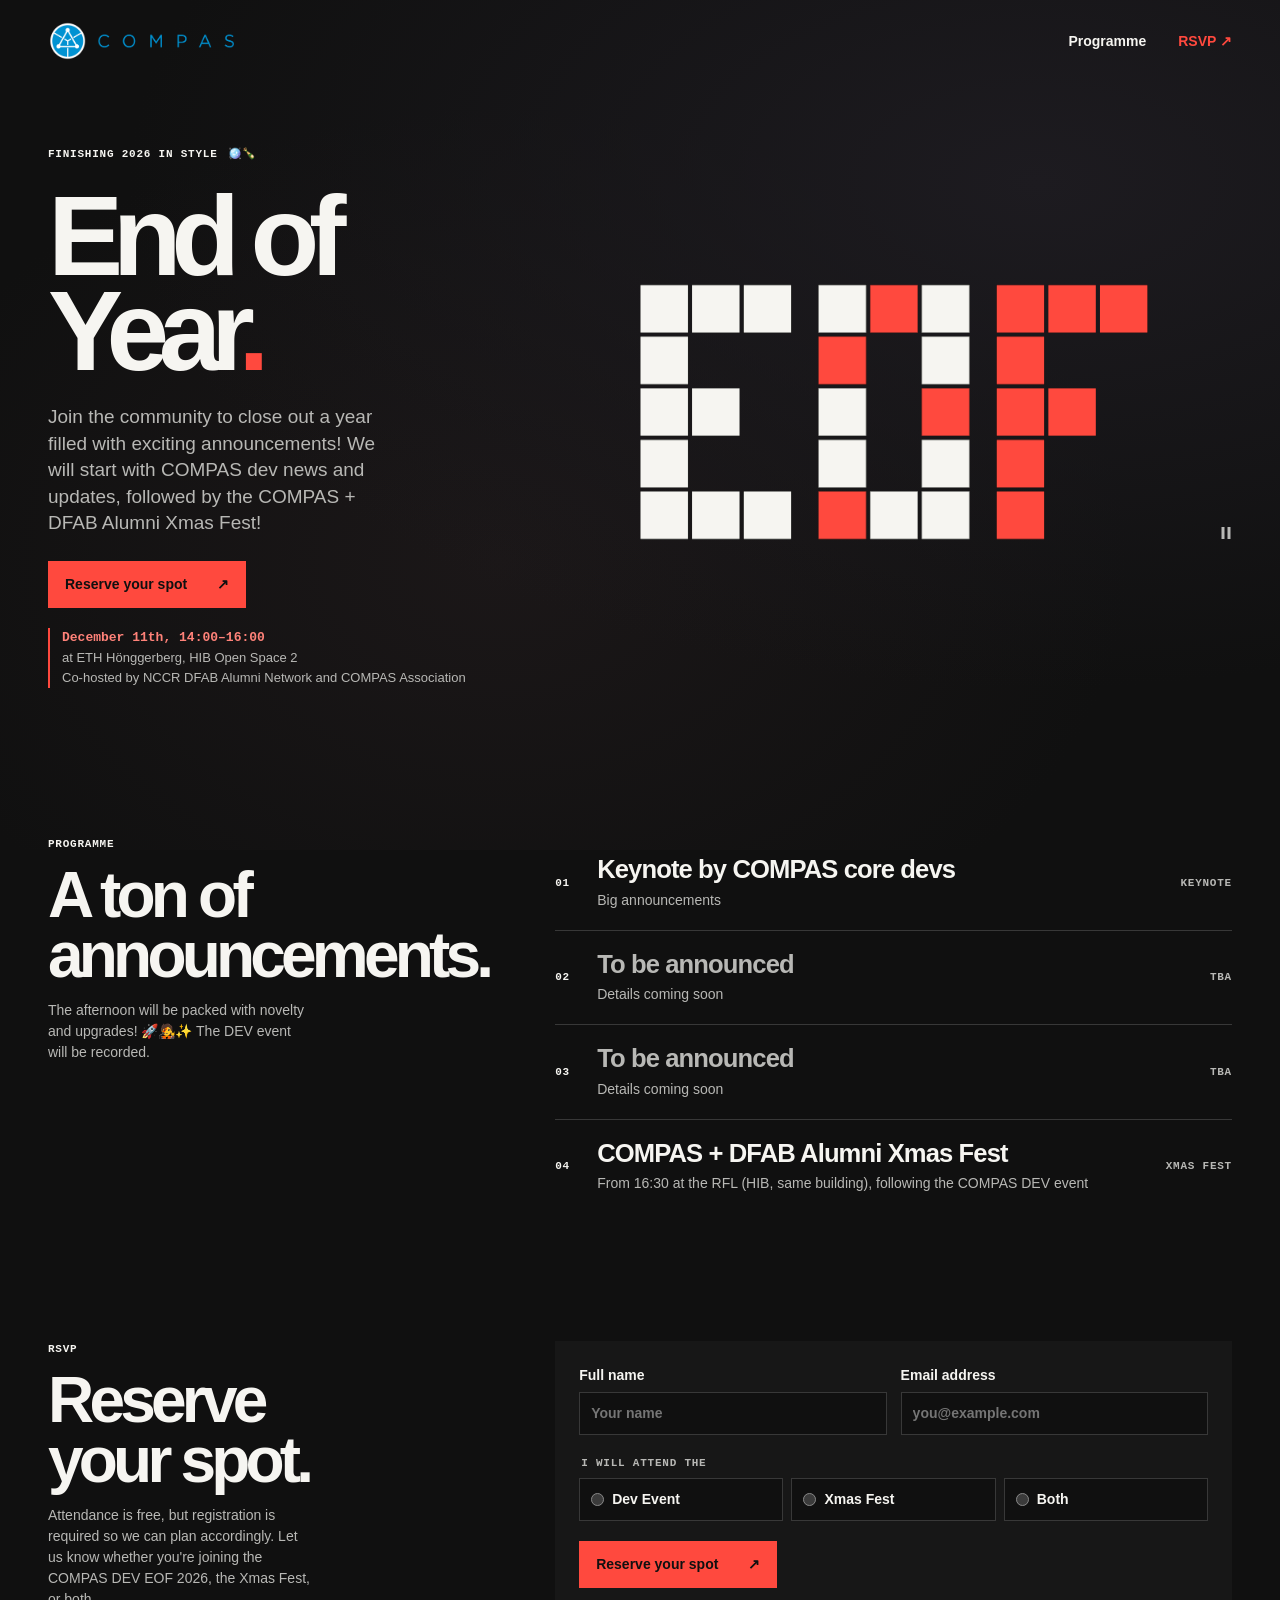
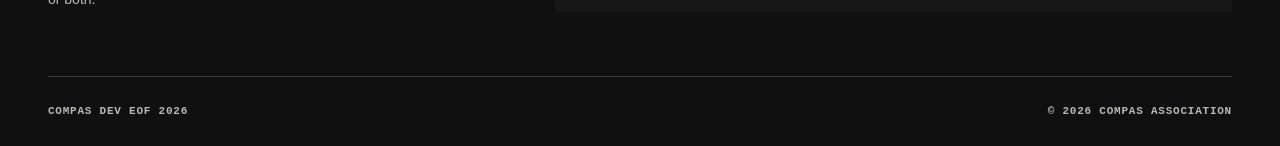
<file: index.html>
<!doctype html>
<html lang="en">

<head>
  <meta charset="utf-8">
  <meta name="viewport" content="width=device-width, initial-scale=1">
  <meta name="description" content="COMPAS DEV End of Year 2026, followed by the COMPAS + DFAB Alumni Xmas Fest.">
  <title>EOF 2026 — COMPAS DEV</title>
  <meta property="og:type" content="website">
  <meta property="og:title" content="EOF 2026 — COMPAS DEV">
  <meta property="og:description"
    content="December 11th, 14:00–16:00 at ETH Hönggerberg, HIB Open Space 2. Followed by the COMPAS + DFAB Alumni Xmas Fest from 16:30 at the RFL.">
  <meta property="og:url" content="https://compas.dev/eof26/">
  <meta property="og:image" content="https://compas.dev/eof26/press/assets/eof26-link-preview-1200x630.png">
  <meta property="og:image:width" content="1200">
  <meta property="og:image:height" content="630">
  <meta property="og:image:alt" content="End of Year. COMPAS DEV EOF 2026, Friday December 11th, 14:00–16:00, ETH Hönggerberg, HIB Open Space 2.">
  <meta name="twitter:card" content="summary_large_image">
  <link rel="icon" href="assets/compas.png">
  <link rel="stylesheet" href="style.css">
  <script src="app.js" defer></script>
</head>

<body>
  <header class="wrap header">
    <a class="brand" href="#top"><img src="assets/compas-header.png" width="960" height="199" alt="COMPAS"></a>
    <nav aria-label="Event"><a href="#programme">Programme</a><a class="nav-rsvp" href="#rsvp">RSVP <span
          aria-hidden="true">↗</span></a></nav>
  </header>
  <main id="top" class="wrap">
    <section class="hero" aria-labelledby="event-title">
      <div class="intro">
        <div class="eyebrow">Finishing 2026 in style <span aria-hidden="true">🪩🍾</span></div>
        <h1 id="event-title">End of<br> Year<span class="period">.</span></h1>
        <p>Join the community to close out a year filled with exciting announcements! We will start with COMPAS dev
          news and updates, followed by the COMPAS + DFAB Alumni Xmas Fest!</p>
        <a class="primary" href="#rsvp">Reserve your spot <span aria-hidden="true">↗</span></a>
        <p class="meta"><span><time datetime="2026-12-11">December 11th</time>, 14:00–16:00</span> <span>at ETH
            Hönggerberg, HIB Open Space 2</span> <span>Co-hosted by NCCR DFAB Alumni Network and COMPAS Association</span></p>
      </div>
      <figure class="art">
        <img id="mark" src="assets/eof-dark.png" width="800" height="448"
          alt="The tiled EOF mark rotates into E26 as some red pieces shift from solid to wireframe and back.">
        <button id="motion" type="button" class="motion" aria-label="Pause motion">
          <svg class="icon-pause" viewBox="0 0 12 12" width="12" height="12" aria-hidden="true">
            <rect x="1.5" y="0" width="3" height="12" />
            <rect x="7.5" y="0" width="3" height="12" />
          </svg>
          <svg class="icon-play" viewBox="0 0 12 12" width="12" height="12" aria-hidden="true">
            <path d="M1.5 0 11.5 6 1.5 12z" />
          </svg>
        </button>
      </figure>
    </section>
    <section id="programme" class="programme" aria-labelledby="programme-title">
      <div>
        <div class="eyebrow">Programme</div>
        <h2 id="programme-title">A ton of<br> announcements.</h2>
        <p class="lede">The afternoon will be packed with novelty and upgrades! 🚀🧑‍🎤✨ The DEV event will be recorded.</p>
      </div>
      <div class="programme-list">
        <article><span class="index">01</span>
          <div>
            <h3>Keynote by COMPAS core devs</h3>
            <p>Big announcements</p>
          </div><span class="tag">Keynote</span>
        </article>
        <article class="tba"><span class="index">02</span>
          <div>
            <h3>To be announced</h3>
            <p>Details coming soon</p>
          </div><span class="tag">TBA</span>
        </article>
        <article class="tba"><span class="index">03</span>
          <div>
            <h3>To be announced</h3>
            <p>Details coming soon</p>
          </div><span class="tag">TBA</span>
        </article>
        <article><span class="index">04</span>
          <div>
            <h3>COMPAS + DFAB Alumni Xmas Fest</h3>
            <p>From 16:30 at the RFL (HIB, same building), following the COMPAS DEV event</p>
          </div><span class="tag">Xmas Fest</span>
        </article>
      </div>
    </section>
    <section id="rsvp" class="rsvp" aria-labelledby="rsvp-title">
      <div>
        <div class="eyebrow">RSVP</div>
        <h2 id="rsvp-title">Reserve<br> your spot.</h2>
        <p>Attendance is free, but registration is required so we can plan accordingly. Let us know whether you're joining the
          COMPAS DEV EOF 2026, the Xmas Fest, or both.</p>
      </div>
      <form id="rsvp-form" action="https://assets.mailerlite.com/jsonp/1476040/forms/203331740116191033/subscribe"
        method="post">
        <div class="fields">
          <label>Full name<input name="fields[name]" required autocomplete="name" placeholder="Your name"></label>
          <label>Email address<input name="fields[email]" required type="email" autocomplete="email"
              placeholder="you@example.com"></label>
        </div>
        <fieldset class="attendance">
          <legend>I will attend the</legend>
          <label><input type="radio" name="fields[eof_2026_attendance]" value="Dev Event" required>Dev Event</label>
          <label><input type="radio" name="fields[eof_2026_attendance]" value="Xmas Fest">Xmas Fest</label>
          <label><input type="radio" name="fields[eof_2026_attendance]" value="Both">Both</label>
        </fieldset>
        <input type="hidden" name="ml-submit" value="1">
        <input type="hidden" name="anticsrf" value="true">
        <button class="primary" type="submit">Reserve your spot <span aria-hidden="true">↗</span></button>
        <p id="form-status" role="status" hidden></p>
        <div id="rsvp-done" class="done" tabindex="-1" hidden>
          <div class="eyebrow"><span class="check" aria-hidden="true">✓</span> Spot reserved</div>
          <h3>See you on December 11th!</h3>
          <p>We sent a confirmation email to <strong id="rsvp-email"></strong>. If it isn't in your inbox within a few
            minutes, check your spam folder.</p>
          <button id="rsvp-again" type="button" class="link">Register someone else</button>
        </div>
      </form>
    </section>
  </main>
  <footer class="wrap footer"><span>COMPAS DEV EOF 2026</span><a href="https://compas.dev">© 2026 COMPAS Association</a>
  </footer>
</body>

</html>
</file>
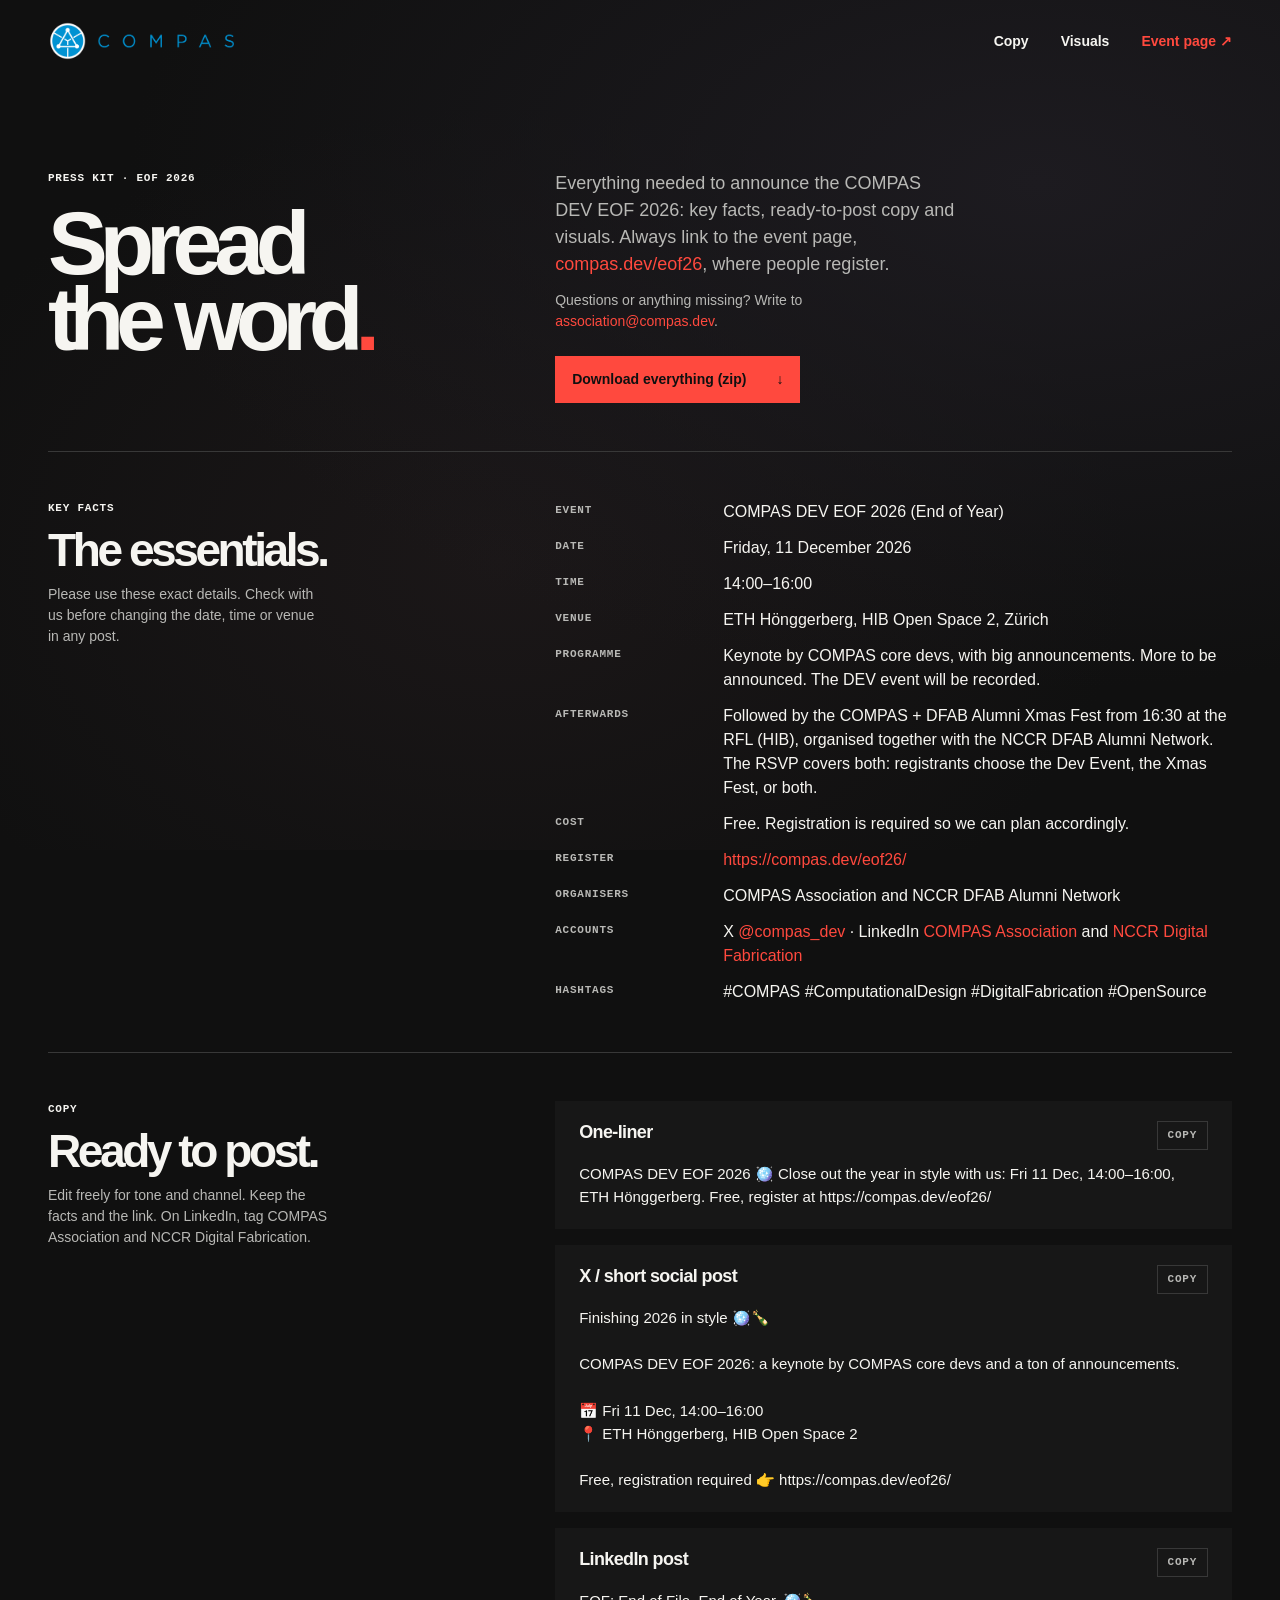
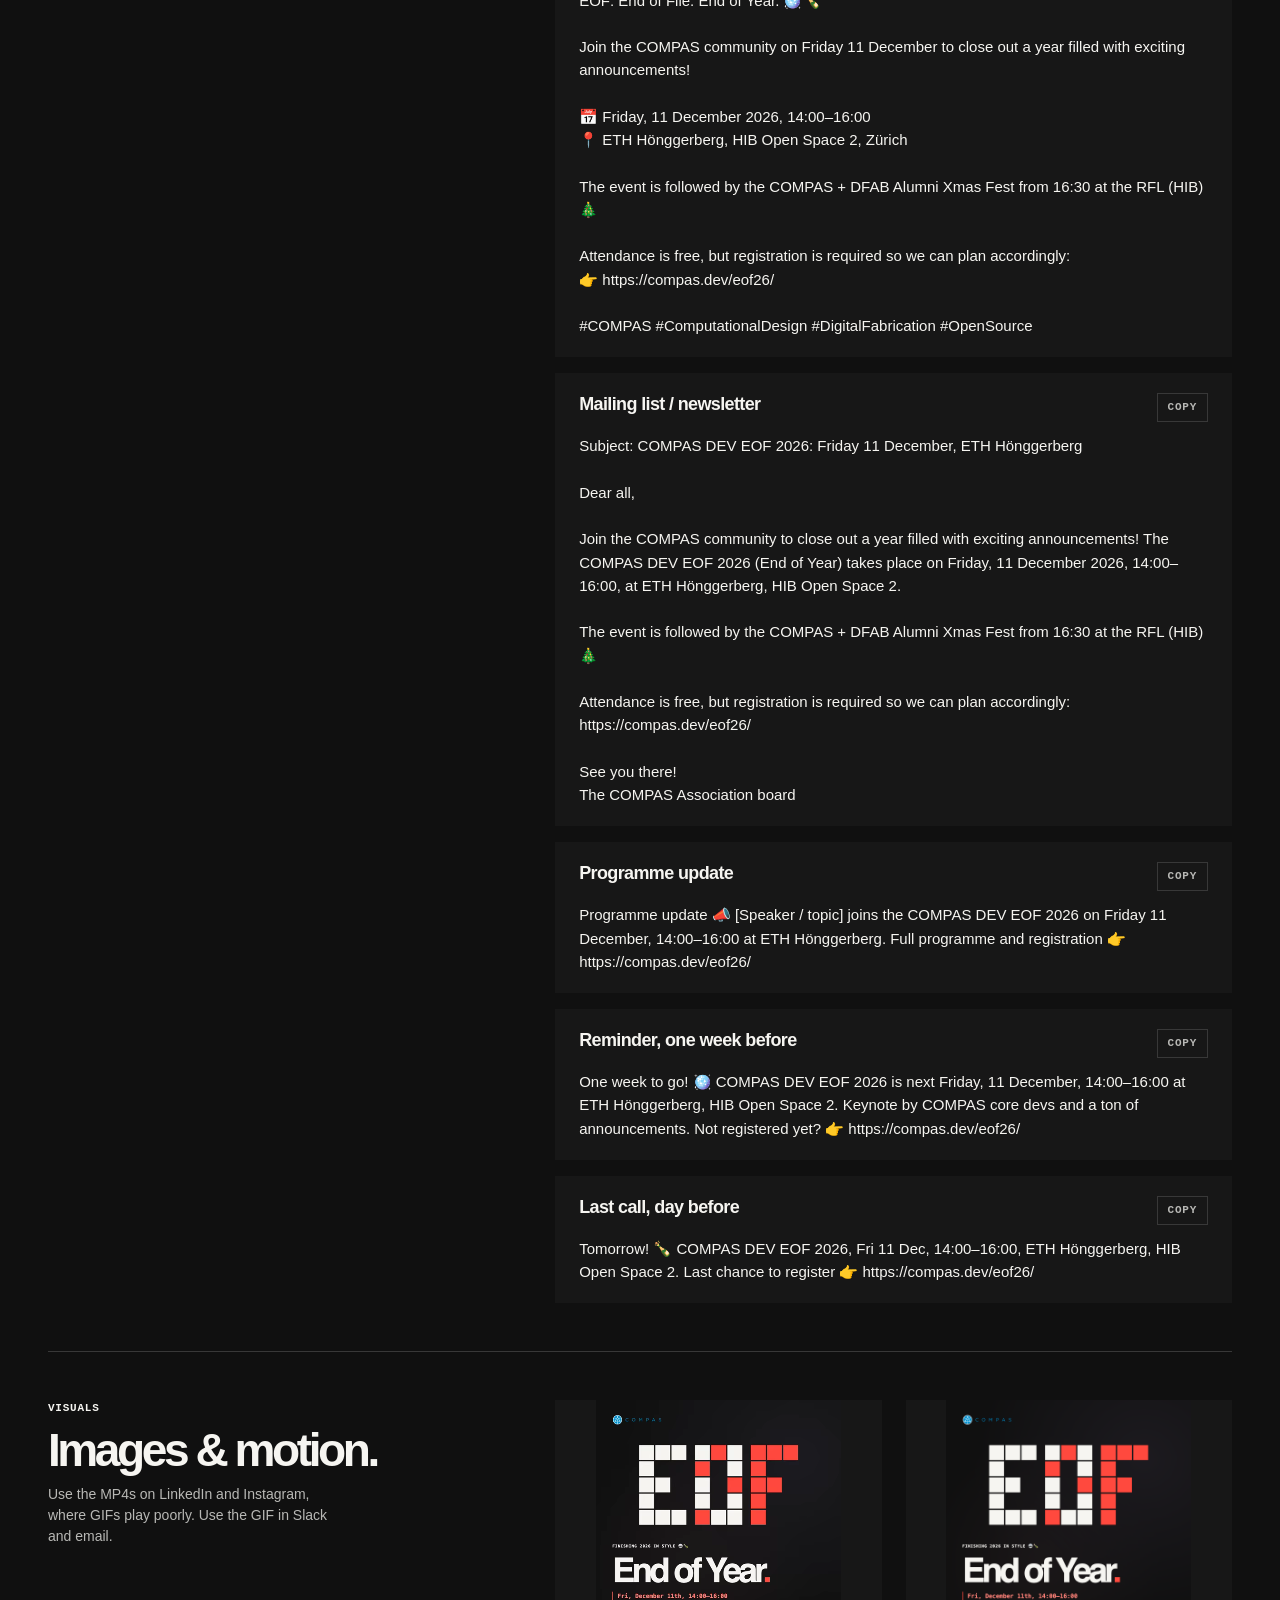
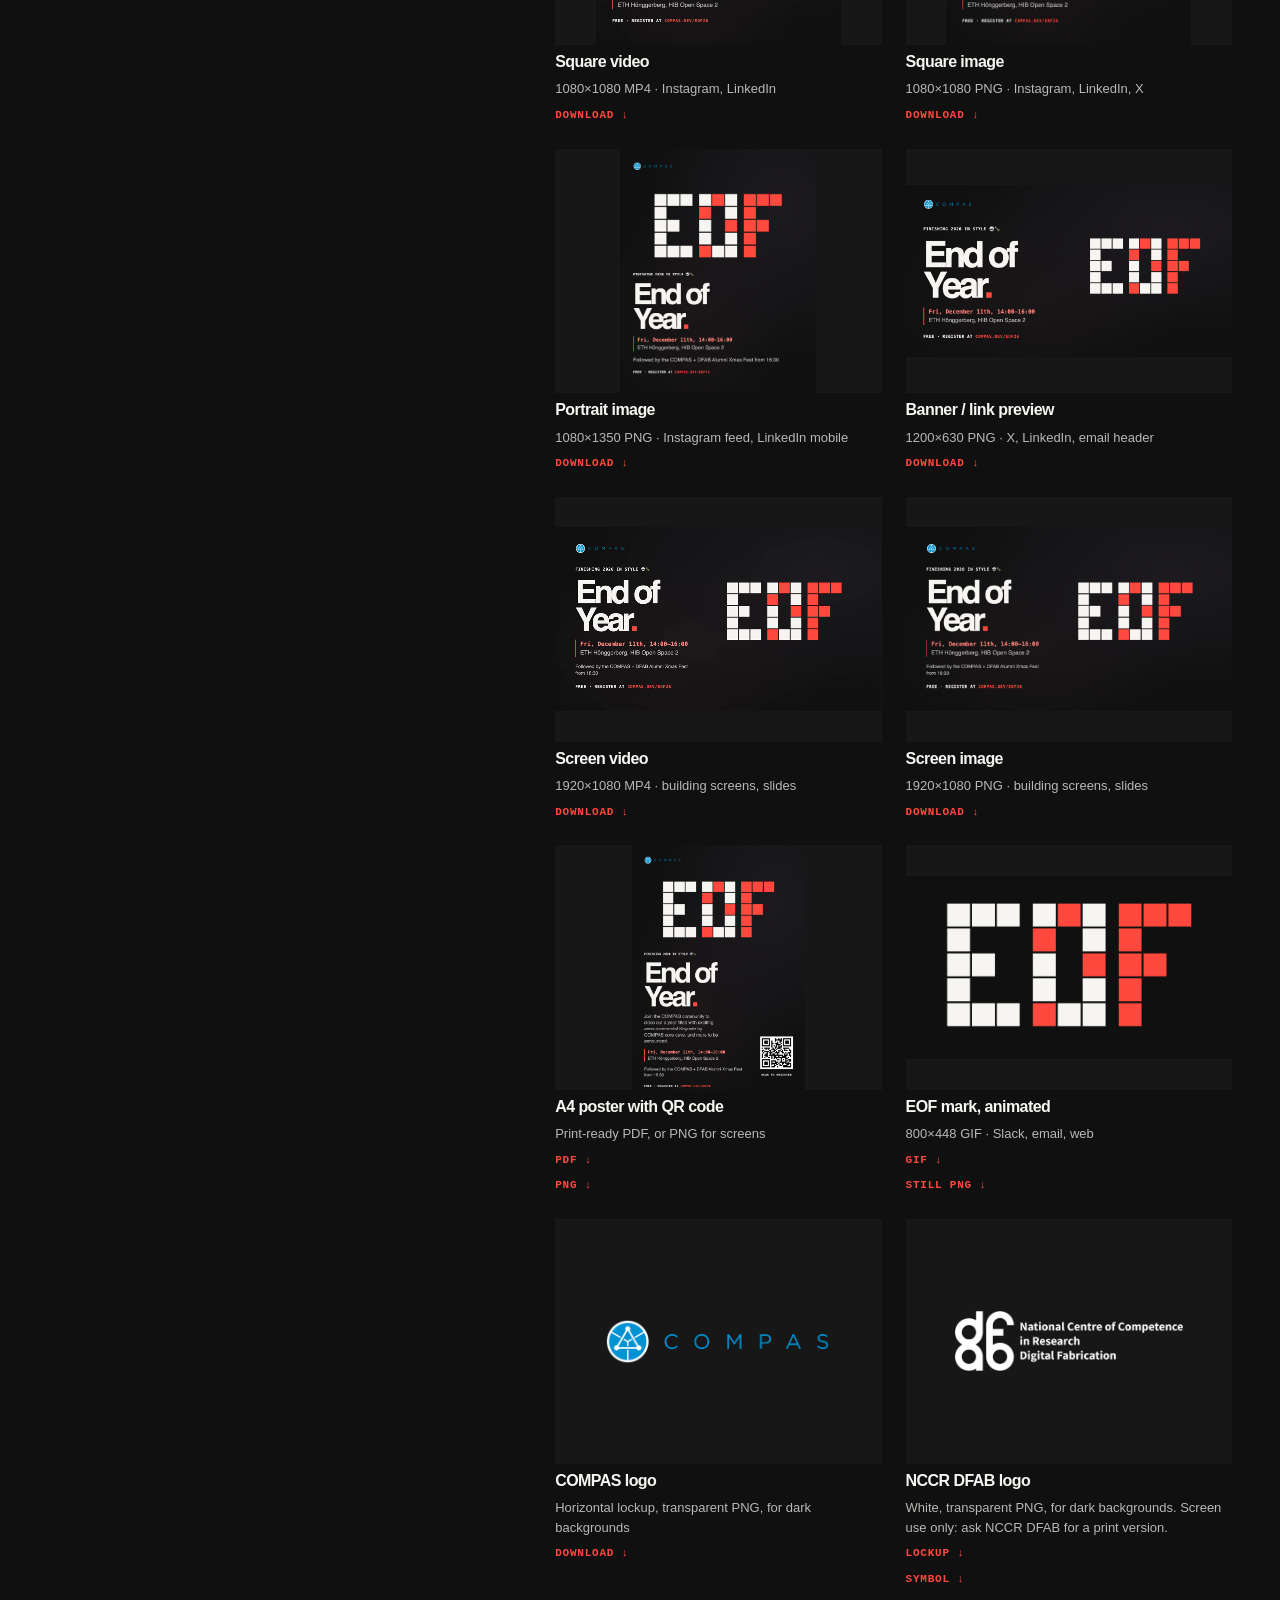
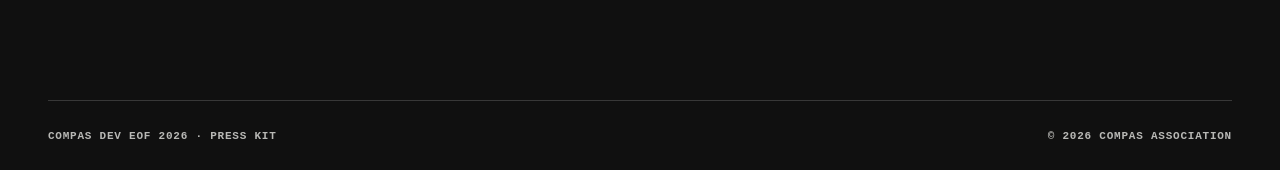
<file: press/index.html>
<!doctype html>
<html lang="en">

<head>
  <meta charset="utf-8">
  <meta name="viewport" content="width=device-width, initial-scale=1">
  <meta name="robots" content="noindex">
  <title>Press kit — EOF 2026 — COMPAS DEV</title>
  <link rel="icon" href="../assets/compas.png">
  <link rel="stylesheet" href="../style.css">
  <style>
    .kit { padding-block: 40px 64px; }
    .kit section { display: grid; grid-template-columns: minmax(230px, .8fr) minmax(0, 1.2fr); gap: 56px; padding-block: 48px; border-top: 1px solid var(--rule); }
    .kit section:first-of-type { border-top: 0; }
    .kit h1 { font-size: clamp(56px, 7vw, 110px); margin: 18px 0 20px; }
    .kit h2 { font-size: clamp(34px, 3.6vw, 54px); }
    .kit .lede { max-width: 40ch; color: var(--muted); font-size: 18px; }
    .kit .lede a, .kit .note a { color: var(--accent); }
    .kit .note { color: var(--muted); font-size: 14px; margin-top: 12px; max-width: 36ch; }
    dl { display: grid; grid-template-columns: 9em 1fr; gap: 12px 24px; margin: 0; }
    dt { font: 600 11px/1.9 var(--mono); letter-spacing: .07em; text-transform: uppercase; color: var(--muted); }
    dd { margin: 0; }
    dd a { color: var(--accent); }
    .copy { background: var(--surface); padding: 20px 24px; }
    .copy + .copy { margin-top: 16px; }
    .copy header { display: flex; justify-content: space-between; align-items: baseline; gap: 16px; margin-bottom: 12px; }
    .copy h3 { font-size: 18px; }
    .copy pre { margin: 0; white-space: pre-wrap; font: 15px/1.55 var(--head); color: var(--ink); }
    .copy button { border: 1px solid var(--rule); background: none; color: var(--muted); font: 600 11px/1 var(--mono); letter-spacing: .07em; text-transform: uppercase; padding: 8px 10px; }
    .copy button:hover { color: var(--ink); border-color: var(--ink); }
    .assets { display: grid; grid-template-columns: repeat(auto-fill, minmax(240px, 1fr)); gap: 24px; }
    .asset { display: flex; flex-direction: column; gap: 8px; }
    .asset .thumb { display: flex; align-items: center; justify-content: center; aspect-ratio: 4/3; background: var(--surface); overflow: hidden; }
    .asset .thumb img, .asset .thumb video { max-width: 100%; max-height: 100%; display: block; }
    .asset h3 { font-size: 16px; }
    .asset p { color: var(--muted); font-size: 13px; margin: 0; }
    .asset a.dl { color: var(--accent); font: 600 11px/1.6 var(--mono); letter-spacing: .07em; text-transform: uppercase; }
    @media (max-width: 680px) { .kit section { grid-template-columns: 1fr; gap: 20px; } dl { grid-template-columns: 1fr; gap: 4px; } dd { margin-bottom: 10px; } }
  </style>
</head>

<body>
  <header class="wrap header">
    <a class="brand" href="../"><img src="../assets/compas-header.png" width="960" height="199" alt="COMPAS"></a>
    <nav aria-label="Press kit"><a href="#copy">Copy</a><a href="#visuals">Visuals</a><a class="nav-rsvp" href="../">Event page <span aria-hidden="true">↗</span></a></nav>
  </header>

  <main class="wrap kit">
    <section aria-labelledby="kit-title">
      <div>
        <div class="eyebrow">Press kit · EOF 2026</div>
        <h1 id="kit-title">Spread<br> the word<span class="period">.</span></h1>
      </div>
      <div>
        <p class="lede">Everything needed to announce the COMPAS DEV EOF 2026: key facts, ready-to-post copy and visuals. Always link to the event page, <a href="https://compas.dev/eof26/">compas.dev/eof26</a>, where people register.</p>
        <p class="note">Questions or anything missing? Write to <a href="mailto:association@compas.dev">association@compas.dev</a>.</p>
        <p style="margin-top:24px"><a class="primary" href="assets/eof26-press-kit.zip" download>Download everything (zip) <span aria-hidden="true">↓</span></a></p>
      </div>
    </section>

    <section aria-labelledby="facts-title">
      <div>
        <div class="eyebrow">Key facts</div>
        <h2 id="facts-title">The essentials.</h2>
        <p class="note">Please use these exact details. Check with us before changing the date, time or venue in any post.</p>
      </div>
      <dl>
        <dt>Event</dt><dd>COMPAS DEV EOF 2026 (End of Year)</dd>
        <dt>Date</dt><dd>Friday, 11 December 2026</dd>
        <dt>Time</dt><dd>14:00–16:00</dd>
        <dt>Venue</dt><dd>ETH Hönggerberg, HIB Open Space 2, Zürich</dd>
        <dt>Programme</dt><dd>Keynote by COMPAS core devs, with big announcements. More to be announced. The DEV event will be recorded.</dd>
        <dt>Afterwards</dt><dd>Followed by the COMPAS + DFAB Alumni Xmas Fest from 16:30 at the RFL (HIB), organised together with the NCCR DFAB Alumni Network. The RSVP covers both: registrants choose the Dev Event, the Xmas Fest, or both.</dd>
        <dt>Cost</dt><dd>Free. Registration is required so we can plan accordingly.</dd>
        <dt>Register</dt><dd><a href="https://compas.dev/eof26/">https://compas.dev/eof26/</a></dd>
        <dt>Organisers</dt><dd>COMPAS Association and NCCR DFAB Alumni Network</dd>
        <dt>Accounts</dt><dd>X <a href="https://x.com/compas_dev">@compas_dev</a> · LinkedIn <a href="https://www.linkedin.com/company/compas-association/">COMPAS Association</a> and <a href="https://www.linkedin.com/school/nccr-digital-fabrication">NCCR Digital Fabrication</a></dd>
        <dt>Hashtags</dt><dd>#COMPAS #ComputationalDesign #DigitalFabrication #OpenSource</dd>
      </dl>
    </section>

    <section id="copy" aria-labelledby="copy-title">
      <div>
        <div class="eyebrow">Copy</div>
        <h2 id="copy-title">Ready to post.</h2>
        <p class="note">Edit freely for tone and channel. Keep the facts and the link. On LinkedIn, tag COMPAS Association and NCCR Digital Fabrication.</p>
      </div>
      <div>
        <article class="copy">
          <header><h3>One-liner</h3><button type="button">Copy</button></header>
          <pre>COMPAS DEV EOF 2026 🪩 Close out the year in style with us: Fri 11 Dec, 14:00–16:00, ETH Hönggerberg. Free, register at https://compas.dev/eof26/</pre>
        </article>
        <article class="copy">
          <header><h3>X / short social post</h3><button type="button">Copy</button></header>
          <pre>Finishing 2026 in style 🪩🍾

COMPAS DEV EOF 2026: a keynote by COMPAS core devs and a ton of announcements.

📅 Fri 11 Dec, 14:00–16:00
📍 ETH Hönggerberg, HIB Open Space 2

Free, registration required 👉 https://compas.dev/eof26/</pre>
        </article>
        <article class="copy">
          <header><h3>LinkedIn post</h3><button type="button">Copy</button></header>
          <pre>EOF: End of File. End of Year. 🪩🍾

Join the COMPAS community on Friday 11 December to close out a year filled with exciting announcements!

📅 Friday, 11 December 2026, 14:00–16:00
📍 ETH Hönggerberg, HIB Open Space 2, Zürich

The event is followed by the COMPAS + DFAB Alumni Xmas Fest from 16:30 at the RFL (HIB) 🎄

Attendance is free, but registration is required so we can plan accordingly:
👉 https://compas.dev/eof26/

#COMPAS #ComputationalDesign #DigitalFabrication #OpenSource</pre>
        </article>
        <article class="copy">
          <header><h3>Mailing list / newsletter</h3><button type="button">Copy</button></header>
          <pre>Subject: COMPAS DEV EOF 2026: Friday 11 December, ETH Hönggerberg

Dear all,

Join the COMPAS community to close out a year filled with exciting announcements! The COMPAS DEV EOF 2026 (End of Year) takes place on Friday, 11 December 2026, 14:00–16:00, at ETH Hönggerberg, HIB Open Space 2.

The event is followed by the COMPAS + DFAB Alumni Xmas Fest from 16:30 at the RFL (HIB) 🎄

Attendance is free, but registration is required so we can plan accordingly:
https://compas.dev/eof26/

See you there!
The COMPAS Association board</pre>
        </article>
        <article class="copy">
          <header><h3>Programme update</h3><button type="button">Copy</button></header>
          <pre>Programme update 📣 [Speaker / topic] joins the COMPAS DEV EOF 2026 on Friday 11 December, 14:00–16:00 at ETH Hönggerberg. Full programme and registration 👉 https://compas.dev/eof26/</pre>
        </article>
        <article class="copy">
          <header><h3>Reminder, one week before</h3><button type="button">Copy</button></header>
          <pre>One week to go! 🪩 COMPAS DEV EOF 2026 is next Friday, 11 December, 14:00–16:00 at ETH Hönggerberg, HIB Open Space 2. Keynote by COMPAS core devs and a ton of announcements. Not registered yet? 👉 https://compas.dev/eof26/</pre>
        </article>
        <article class="copy">
          <header><h3>Last call, day before</h3><button type="button">Copy</button></header>
          <pre>Tomorrow! 🍾 COMPAS DEV EOF 2026, Fri 11 Dec, 14:00–16:00, ETH Hönggerberg, HIB Open Space 2. Last chance to register 👉 https://compas.dev/eof26/</pre>
        </article>
      </div>
    </section>

    <section id="visuals" aria-labelledby="visuals-title">
      <div>
        <div class="eyebrow">Visuals</div>
        <h2 id="visuals-title">Images &amp; motion.</h2>
        <p class="note">Use the MP4s on LinkedIn and Instagram, where GIFs play poorly. Use the GIF in Slack and email.</p>
      </div>
      <div class="assets">
        <div class="asset"><div class="thumb"><video muted loop autoplay playsinline poster="assets/eof26-square-1080x1080.png"><source src="assets/preview/eof26-square.webm" type="video/webm"><source src="assets/eof26-square-1080x1080.mp4" type="video/mp4"></video></div><h3>Square video</h3><p>1080×1080 MP4 · Instagram, LinkedIn</p><a class="dl" href="assets/eof26-square-1080x1080.mp4" download>Download ↓</a></div>
        <div class="asset"><div class="thumb"><img src="assets/eof26-square-1080x1080.png" alt=""></div><h3>Square image</h3><p>1080×1080 PNG · Instagram, LinkedIn, X</p><a class="dl" href="assets/eof26-square-1080x1080.png" download>Download ↓</a></div>
        <div class="asset"><div class="thumb"><img src="assets/eof26-portrait-1080x1350.png" alt=""></div><h3>Portrait image</h3><p>1080×1350 PNG · Instagram feed, LinkedIn mobile</p><a class="dl" href="assets/eof26-portrait-1080x1350.png" download>Download ↓</a></div>
        <div class="asset"><div class="thumb"><img src="assets/eof26-link-preview-1200x630.png" alt=""></div><h3>Banner / link preview</h3><p>1200×630 PNG · X, LinkedIn, email header</p><a class="dl" href="assets/eof26-link-preview-1200x630.png" download>Download ↓</a></div>
        <div class="asset"><div class="thumb"><video muted loop autoplay playsinline poster="assets/eof26-screen-1920x1080.png"><source src="assets/preview/eof26-screen.webm" type="video/webm"><source src="assets/eof26-screen-1920x1080.mp4" type="video/mp4"></video></div><h3>Screen video</h3><p>1920×1080 MP4 · building screens, slides</p><a class="dl" href="assets/eof26-screen-1920x1080.mp4" download>Download ↓</a></div>
        <div class="asset"><div class="thumb"><img src="assets/eof26-screen-1920x1080.png" alt=""></div><h3>Screen image</h3><p>1920×1080 PNG · building screens, slides</p><a class="dl" href="assets/eof26-screen-1920x1080.png" download>Download ↓</a></div>
        <div class="asset"><div class="thumb"><img src="assets/eof26-poster-a4.png" alt=""></div><h3>A4 poster with QR code</h3><p>Print-ready PDF, or PNG for screens</p><a class="dl" href="assets/eof26-poster-a4.pdf" download>PDF ↓</a> <a class="dl" href="assets/eof26-poster-a4.png" download>PNG ↓</a></div>
        <div class="asset"><div class="thumb"><img src="assets/eof26-mark-animated.gif" alt=""></div><h3>EOF mark, animated</h3><p>800×448 GIF · Slack, email, web</p><a class="dl" href="assets/eof26-mark-animated.gif" download>GIF ↓</a> <a class="dl" href="assets/eof26-mark.png" download>Still PNG ↓</a></div>
        <div class="asset"><div class="thumb"><img src="assets/compas-logo-horizontal.png" alt="" style="width:70%"></div><h3>COMPAS logo</h3><p>Horizontal lockup, transparent PNG, for dark backgrounds</p><a class="dl" href="assets/compas-logo-horizontal.png" download>Download ↓</a></div>
        <div class="asset"><div class="thumb"><img src="assets/nccr-dfab-logo-horizontal.png" alt="" style="width:70%"></div><h3>NCCR DFAB logo</h3><p>White, transparent PNG, for dark backgrounds. Screen use only: ask NCCR DFAB for a print version.</p><a class="dl" href="assets/nccr-dfab-logo-horizontal.png" download>Lockup ↓</a> <a class="dl" href="assets/nccr-dfab-logo-symbol.png" download>Symbol ↓</a></div>
      </div>
    </section>

  </main>

  <footer class="wrap footer"><span>COMPAS DEV EOF 2026 · Press kit</span><a href="https://compas.dev">© 2026 COMPAS Association</a></footer>

  <script>
    document.querySelectorAll('.copy button').forEach((button) => {
      button.addEventListener('click', async () => {
        await navigator.clipboard.writeText(button.closest('.copy').querySelector('pre').textContent);
        button.textContent = 'Copied';
        setTimeout(() => { button.textContent = 'Copy'; }, 1500);
      });
    });
  </script>
</body>

</html>
</file>
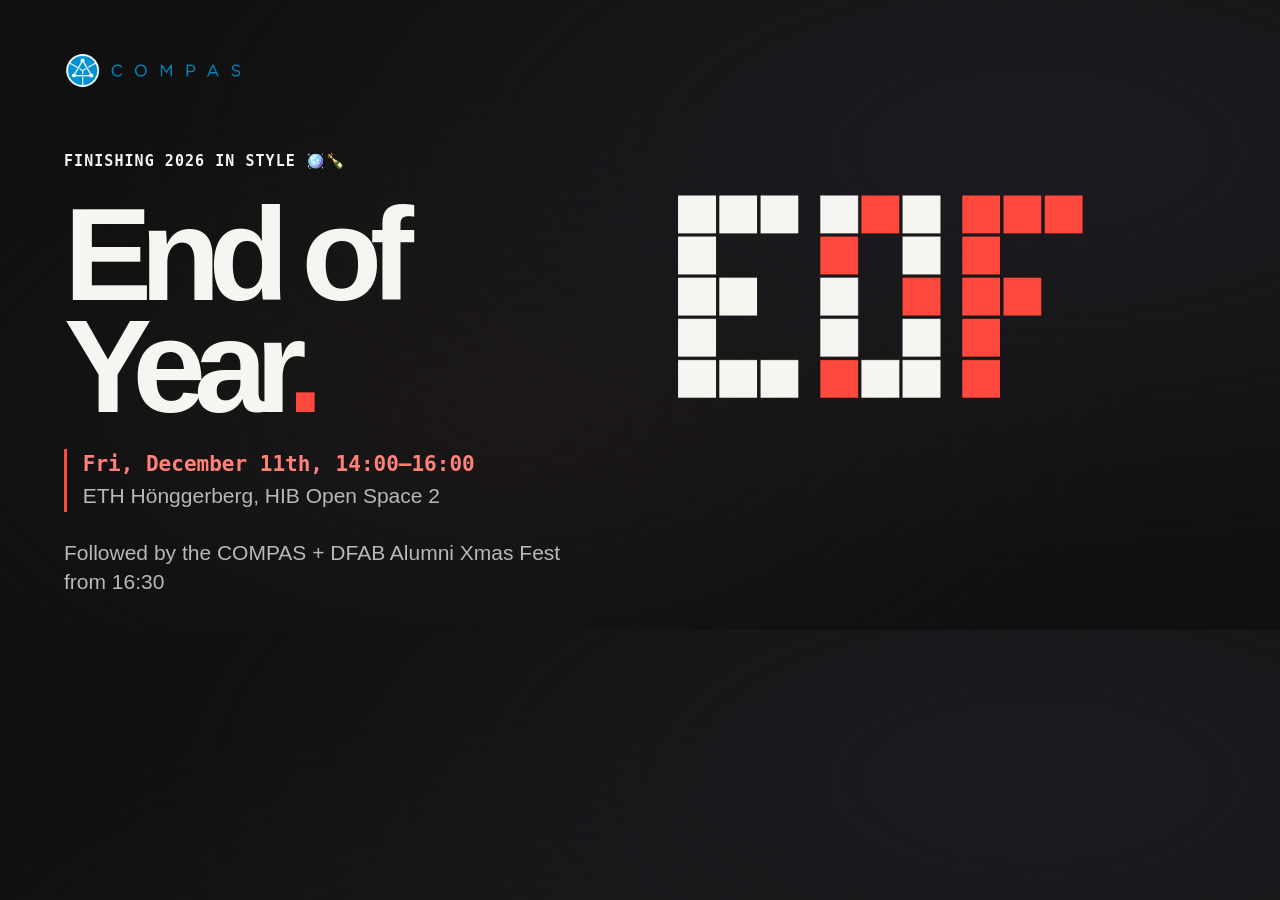
<file: press/src/cards.html>
<!doctype html>
<html lang="en">
<head>
<meta charset="utf-8">
<title>EOF 2026 cards</title>
<!--
  Render template for the press-kit images. Pick a format with the hash:
  #og, #square, #portrait, #slide, #poster. Add "-video" (e.g. #square-video)
  to hide the mark so build.sh can blend the animated GIF into its slot.
  Mark slots are absolute and in px so build.sh knows where to place the GIF.
-->
<style>
:root{--paper:#101010;--ink:#f6f5f1;--muted:#b8b8b5;--accent:#ff493e;--date:#ff8279;--head:Helvetica,Arial,sans-serif;--mono:ui-monospace,Menlo,monospace}
*{box-sizing:border-box;margin:0}
html,body{width:var(--w);height:var(--h);overflow:hidden}
body{position:relative;color:var(--ink);font:16px/1.4 var(--head);
  background:
    radial-gradient(ellipse at 81% 24%, #1d1b20 0%, transparent 62%),
    radial-gradient(ellipse at 39% 66%, #1b1718 0%, transparent 57%),
    var(--paper)}
.lockup{position:absolute;display:block;height:auto}
.mark{position:absolute;display:block;height:auto;mix-blend-mode:lighten}
.video .mark{visibility:hidden}
.eyebrow{font:600 var(--eb,16px)/1.5 var(--mono);letter-spacing:.07em;text-transform:uppercase}
h1{font-size:var(--h1);line-height:.85;letter-spacing:-.092em;font-weight:700}
.period{color:var(--accent)}
.meta{padding-left:.75em;border-left:3px solid var(--accent);font-size:var(--meta,22px);line-height:1.5;color:var(--muted)}
.meta .date{display:block;color:var(--date);font:600 1em/1.5 var(--mono);font-variant-numeric:tabular-nums}
.party{color:var(--muted);font-size:var(--meta,22px)}
.cta{font:600 var(--eb,16px)/1.5 var(--mono);letter-spacing:.07em;text-transform:uppercase}
.block .cta{margin-top:6px}
.cta b{color:var(--accent);font-weight:600}
.block{position:absolute;display:flex;flex-direction:column}
.qr{position:absolute;background:#fff;padding:10px}
.qr img{display:block;width:100%;height:auto}
.qr-label{position:absolute}
.only{display:none}

/* 1200x630 link preview */
.og{--w:1200px;--h:630px;--h1:132px;--eb:15px;--meta:21px}
.og .lockup{left:64px;top:52px;width:180px}
.og .mark{left:610px;top:150px;width:540px}
.og .block{left:64px;top:150px;gap:26px;width:520px}

/* 1080x1080 social square */
.square{--w:1080px;--h:1080px;--h1:150px;--eb:18px;--meta:26px}
.square .lockup{left:72px;top:64px;width:220px}
.square .mark{left:72px;top:120px;width:936px}
.square .block{left:72px;top:630px;gap:30px}
.square h1{white-space:nowrap}

/* 1080x1350 social portrait */
.portrait{--w:1080px;--h:1350px;--h1:160px;--eb:18px;--meta:28px}
.portrait .lockup{left:72px;top:72px;width:220px}
.portrait .mark{left:72px;top:170px;width:936px}
.portrait .block{left:72px;top:680px;gap:28px}

/* 1920x1080 screens and slides */
.slide{--w:1920px;--h:1080px;--h1:190px;--eb:24px;--meta:34px}
.slide .lockup{left:120px;top:96px;width:290px}
.slide .mark{left:900px;top:250px;width:900px}
.slide .block{left:120px;top:230px;gap:36px;width:760px}
.slide .party{font-size:28px}

/* A4 poster at 794x1123 CSS px (rendered at 3x and as PDF) */
.poster{--w:794px;--h:1123px;--h1:128px;--eb:13px;--meta:19px}
.poster .lockup{left:56px;top:52px;width:170px}
.poster .mark{left:56px;top:110px;width:682px}
.poster .block{left:56px;top:490px;gap:22px;width:500px}
.poster .intro{font-size:21px;line-height:1.35;color:var(--muted);max-width:30ch}
.poster .qr{left:588px;bottom:96px;width:150px;padding:8px}
.poster .qr-label{left:588px;bottom:60px;width:150px;text-align:center}
.poster .only-poster{display:block}
@page{size:A4;margin:0}
@media print{html,body{width:210mm;height:297mm}.poster{zoom:1}}
</style>
</head>
<body>
<img class="lockup" src="../../assets/compas-header.png" alt="COMPAS">
<img class="mark" src="../../assets/eof-dark.png" alt="">
<div class="block">
  <div class="eyebrow">Finishing 2026 in style <span>🪩🍾</span></div>
  <h1>End of<br class="br"> Year<span class="period">.</span></h1>
  <p class="intro only only-poster">Join the COMPAS community to close out a year filled with exciting announcements! Keynote by COMPAS core devs, and more to be announced.</p>
  <p class="meta"><span class="date">Fri, December 11th, 14:00–16:00</span>ETH Hönggerberg, HIB Open Space 2</p>
  <p class="party">Followed by the COMPAS + DFAB Alumni Xmas Fest from&nbsp;16:30</p>
  <div class="cta main-cta">Free · Register at <b>compas.dev/eof26</b></div>
</div>
<div class="qr only only-poster"><img src="qr.svg" alt=""></div>
<div class="cta qr-label only only-poster">Scan to register</div>
<script>
const [format, video] = location.hash.slice(1).split('-');
document.body.className = (format || 'og') + (video ? ' video' : '');
if (format === 'square') document.querySelector('.br').remove();
if (format === 'square' || format === 'og') document.querySelector('.party').remove();
</script>
</body>
</html>
</file>
<file: style.css>
:root{color-scheme:dark;--paper:#101010;--surface:#171717;--ink:#f6f5f1;--muted:#b8b8b5;--accent:#ff493e;--rule:#383838;--head:Helvetica,Arial,sans-serif;--mono:ui-monospace,Menlo,monospace}
*{box-sizing:border-box}
html{scroll-behavior:smooth}
body{
  margin:0;
  background:
    radial-gradient(ellipse at 81% 24%, #1d1b20 0%, transparent 62%) top center / 100% 760px no-repeat,
    radial-gradient(ellipse at 39% 66%, #1b1718 0%, transparent 57%) top center / 100% 850px no-repeat,
    var(--paper);
  color:var(--ink);
  font:16px/1.5 var(--head)
}
a{color:inherit;text-decoration:none}
button,input{font:inherit}
button{cursor:pointer}
:focus-visible{outline:2px solid var(--accent);outline-offset:4px}
.wrap{width:min(1320px,calc(100% - 96px));margin-inline:auto}
.header,.footer{display:flex;align-items:center;justify-content:space-between;}
.header{height:82px}
.brand{display:block;width:190px;flex-shrink:0}
.brand img{display:block;width:100%;height:auto;aspect-ratio:960/199}
nav{display:flex;align-items:center;gap:32px;font-size:14px;font-weight:700}
.nav-rsvp{color:var(--accent)}
.hero{display:grid;grid-template-columns:minmax(270px,.8fr) minmax(0,1.2fr);gap:56px;align-items:center;min-height:590px;padding-block:64px 84px}
.eyebrow,.meta,legend,.index,.tag,.footer{font:600 11px/1.5 var(--mono);letter-spacing:.07em;text-transform:uppercase}
.eyebrow{display:flex;align-items:center;gap:10px}
h1,h2,h3,p,figure{margin:0}
h1{font-size:clamp(75px,8.8vw,142px);line-height:.85;letter-spacing:-.092em;margin:26px 0 24px}
.period{color:var(--accent)}
.intro>p:not(.meta){max-width:32ch;font-size:19px;color:var(--muted);line-height:1.4;margin-bottom:24px}
.primary{display:inline-flex;align-items:center;justify-content:space-between;gap:30px;padding:12px 16px;background:var(--accent);border:1px solid var(--accent);color:var(--paper);font-weight:700;font-size:14px}
.primary:hover{background:var(--ink);border-color:var(--ink)}
.meta{margin-top:20px;padding-left:12px;border-left:2px solid var(--accent);color:var(--muted);font:500 13px/1.55 var(--head);letter-spacing:0;text-transform:none}
.meta span{display:block}
.meta span:first-child{color:#ff8279;font:600 13px/1.55 var(--mono);font-variant-numeric:tabular-nums}
.art{position:relative}
.art img{display:block;mix-blend-mode:lighten;width:100%;height:auto;aspect-ratio:800/448}
fieldset{padding:0;border:0;margin:0;min-inline-size:0}
legend{margin-bottom:6px;color:var(--muted)}
/* Bottom edge sits on the baseline of the EOF letters (y=368 of the 448px-high mark). */
.motion{position:absolute;right:0;bottom:17.86%;display:block;border:0;background:none;color:var(--muted);padding:0;line-height:0}
.motion svg{display:block;fill:currentColor}
.motion:hover{color:var(--ink)}
.motion .icon-play,.motion[data-playing="false"] .icon-pause{display:none}
.motion[data-playing="false"] .icon-play{display:block}
.programme,.rsvp{display:grid;grid-template-columns:minmax(230px,.8fr) minmax(0,1.2fr);gap:56px;padding-block:64px}
h2{font-size:clamp(45px,5vw,78px);line-height:.94;letter-spacing:-.075em;margin-top:12px}
.programme-list article{display:grid;grid-template-columns:30px 1fr auto;align-items:center;gap:12px;padding:19px 0}
.programme-list article+article{border-top:1px solid var(--rule)}
h3{font-size:clamp(17px,2vw,26px);letter-spacing:-.035em;line-height:1.15}
.programme .lede{max-width:34ch;margin-top:15px}
.programme p,.rsvp p{color:var(--muted);font-size:14px;margin-top:5px}
.tag{color:var(--muted)}
.tba h3{color:var(--muted)}
.rsvp>div p{max-width:34ch;margin-top:15px}
form{padding:24px;background:var(--surface)}
.fields{display:grid;grid-template-columns:1fr 1fr;gap:14px;margin-bottom:20px}
form label{font-size:14px;font-weight:600}
.fields input{display:block;margin-top:6px;width:100%;border:1px solid var(--rule);background:var(--paper);color:var(--ink);padding:10px 11px;border-radius:0}
.attendance{display:grid;grid-template-columns:repeat(3,1fr);gap:8px;margin-bottom:20px}
.attendance legend{grid-column:1/-1}
.attendance label{display:flex;align-items:center;gap:8px;padding:10px 11px;border:1px solid var(--rule);background:var(--paper);cursor:pointer}
.attendance label:has(:checked){border-color:var(--accent)}
.attendance input{margin:0;accent-color:var(--accent)}
#form-status{padding-top:10px}
#form-status.error{color:#ff8279}
form button:disabled{opacity:.6;cursor:progress}
form[data-sent]>:not(.done){display:none}
.done{border-left:2px solid var(--accent);padding:4px 0 4px 16px;outline:none}
.done .eyebrow{color:var(--accent)}
.done .check{display:inline-grid;place-items:center;width:18px;height:18px;background:var(--accent);color:var(--paper);font-size:12px}
.done h3{margin-top:12px}
.done p{max-width:44ch;margin-top:10px}
.done strong{color:var(--ink);font-weight:600;overflow-wrap:anywhere}
.link{margin-top:16px;padding:0;border:0;background:none;color:var(--muted);font-size:14px;text-decoration:underline;text-underline-offset:3px}
.link:hover{color:var(--ink)}
.footer{border-bottom:0;border-top:1px solid var(--rule);min-height:70px;color:var(--muted)}
@media(max-width:850px){.wrap{width:calc(100% - 44px)}.hero,.programme,.rsvp{gap:24px}.hero{min-height:0}h1{font-size:clamp(62px,10vw,100px)}}
@media(max-width:680px){.wrap{width:calc(100% - 32px)}.header{height:64px}nav{gap:12px}.brand{width:145px}.hero,.programme,.rsvp{grid-template-columns:1fr}.hero{padding-block:32px}.intro h1 br,.programme h2 br,.rsvp h2 br{display:none}.intro h1{max-width:7ch;line-height:.9}.intro>p:not(.meta){font-size:17px}.programme,.rsvp{padding-block:28px}}
@media(max-width:390px){.fields{grid-template-columns:1fr}.programme-list article{grid-template-columns:22px 1fr}.tag{grid-column:2;justify-self:start}}
@media(prefers-reduced-motion:reduce){html{scroll-behavior:auto}}
</file>
